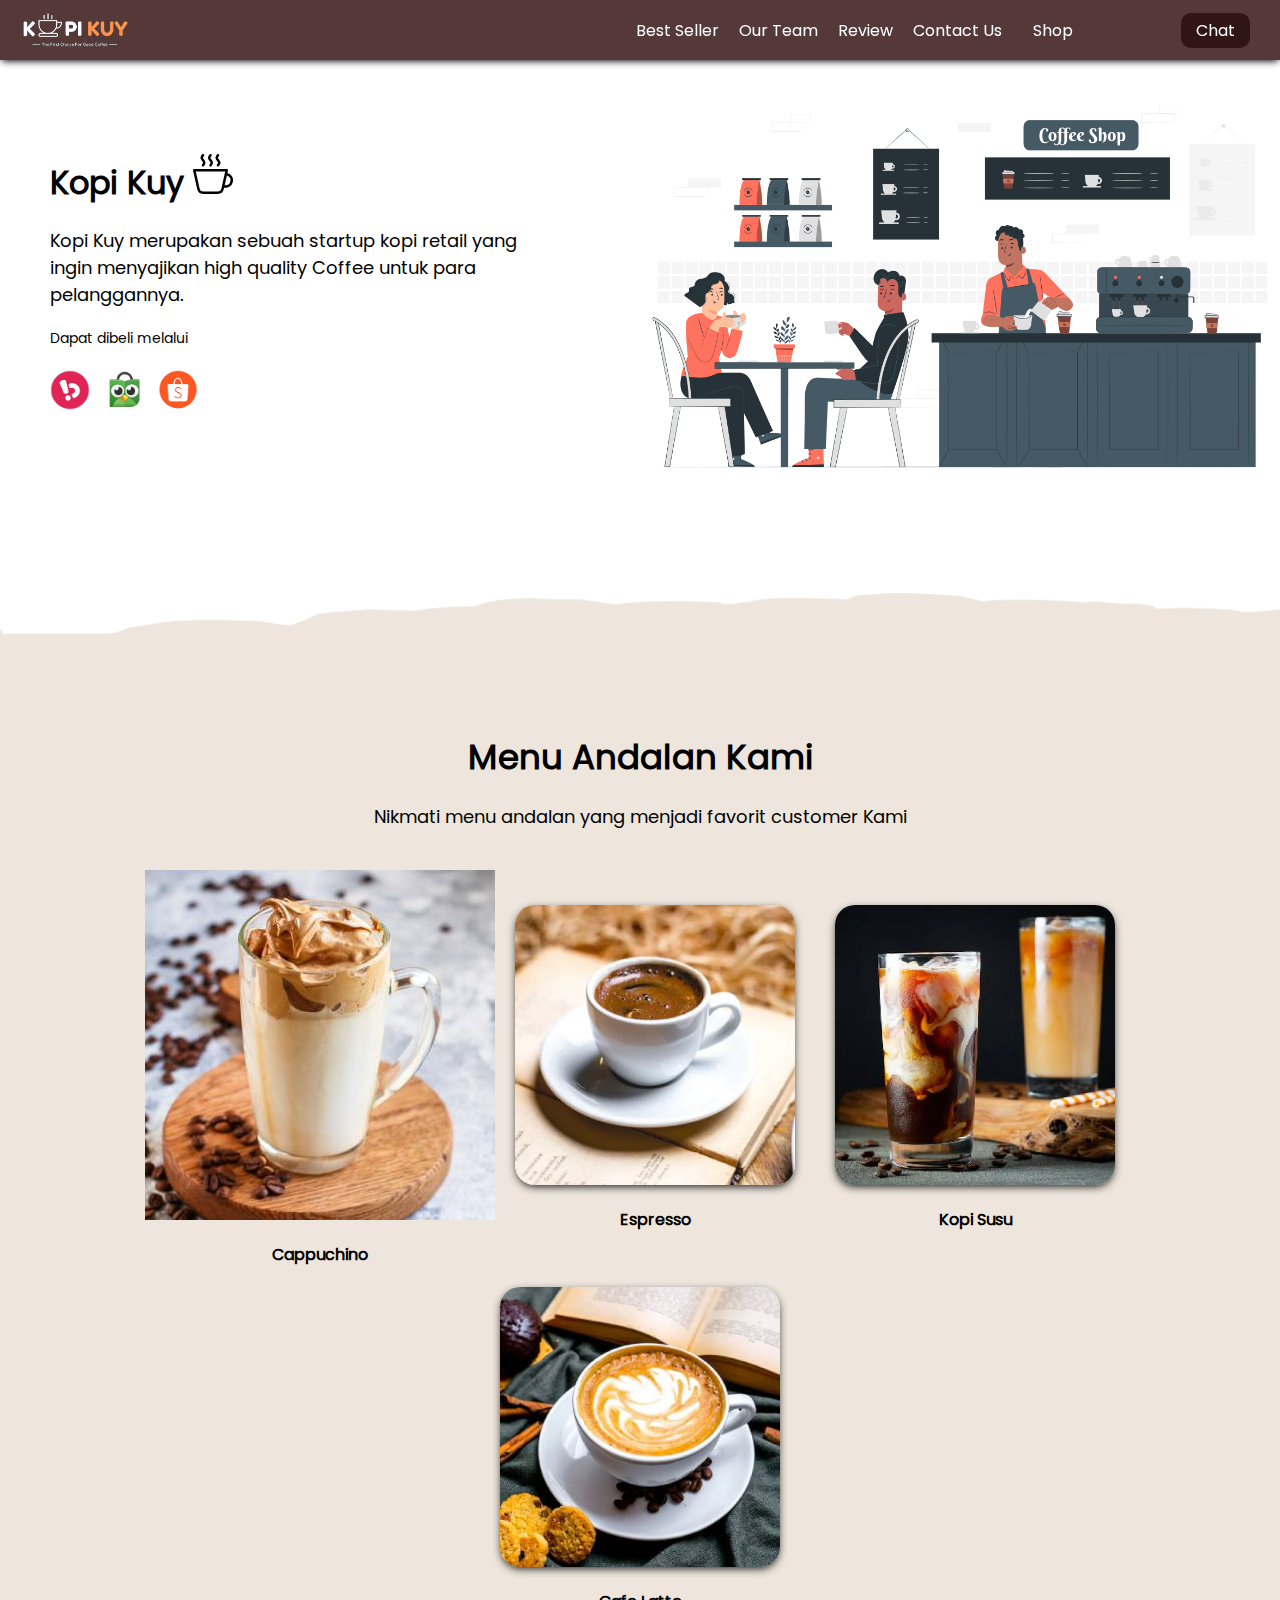
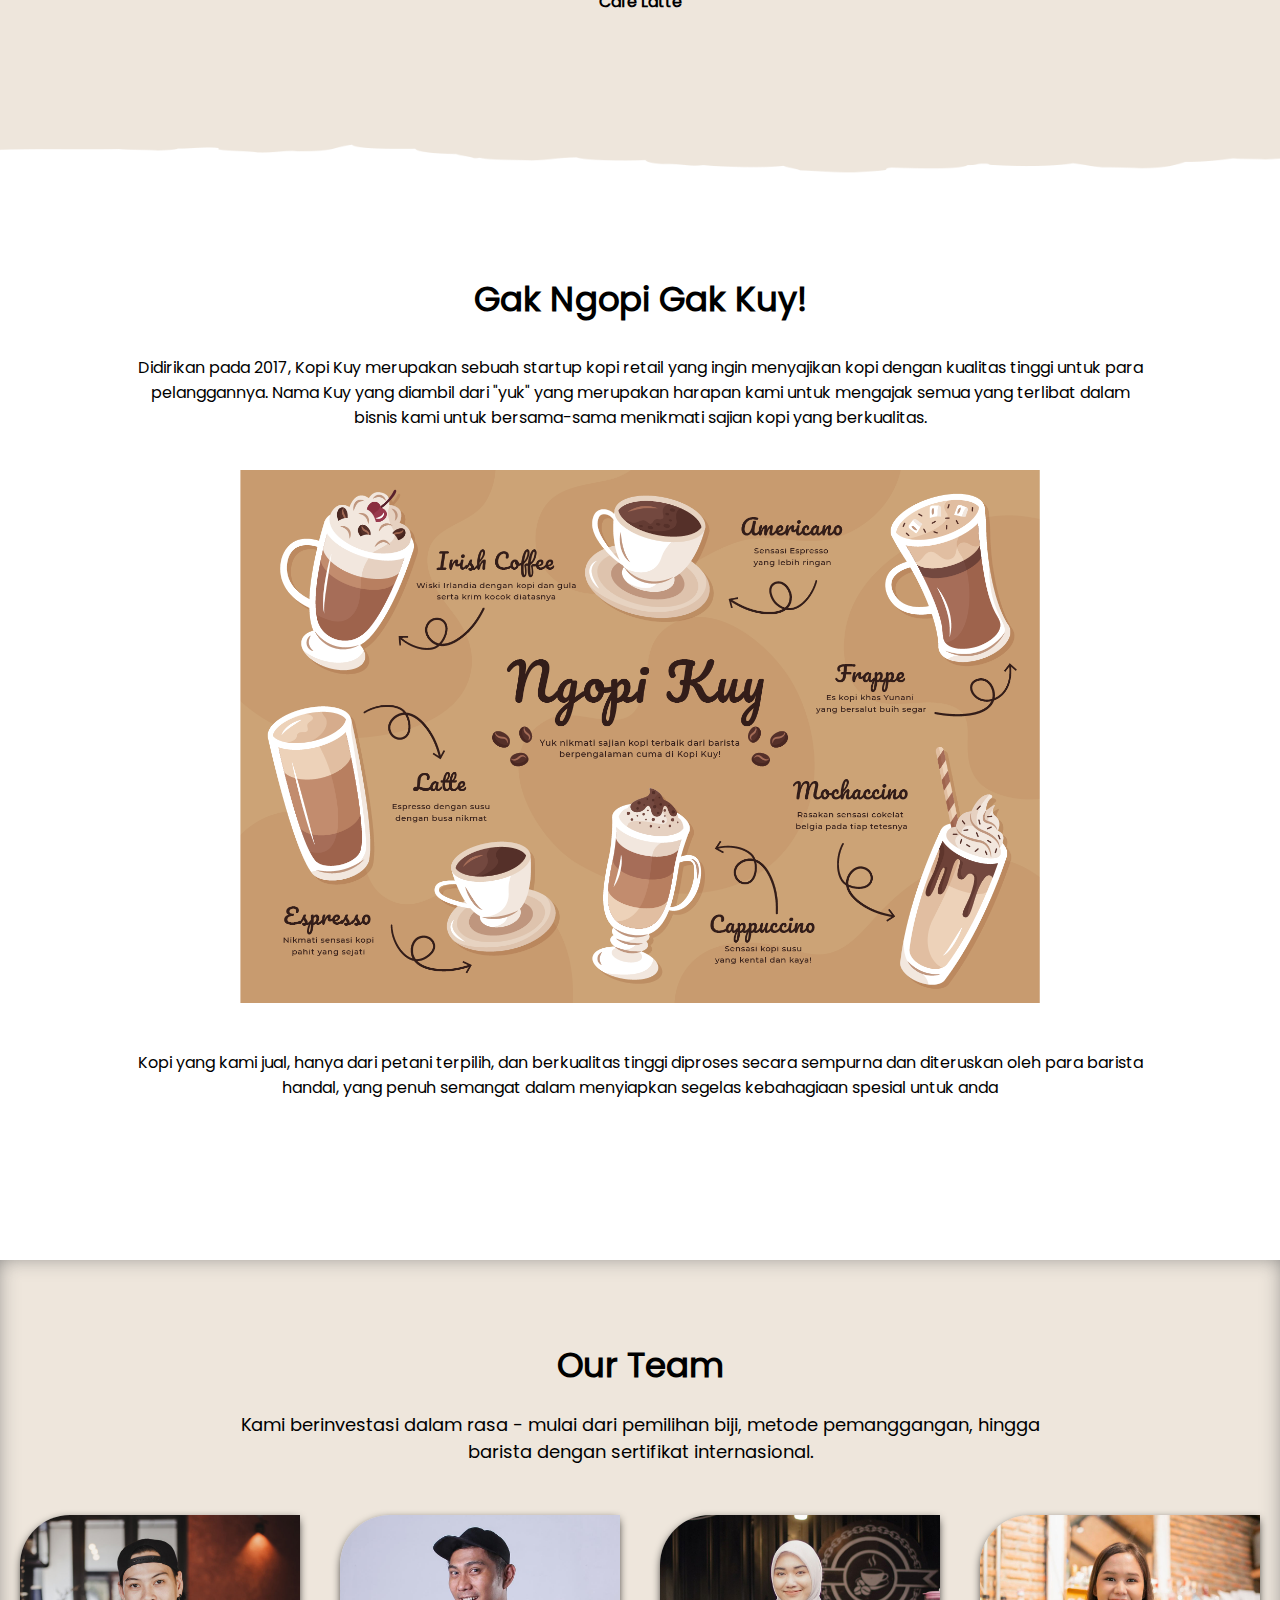
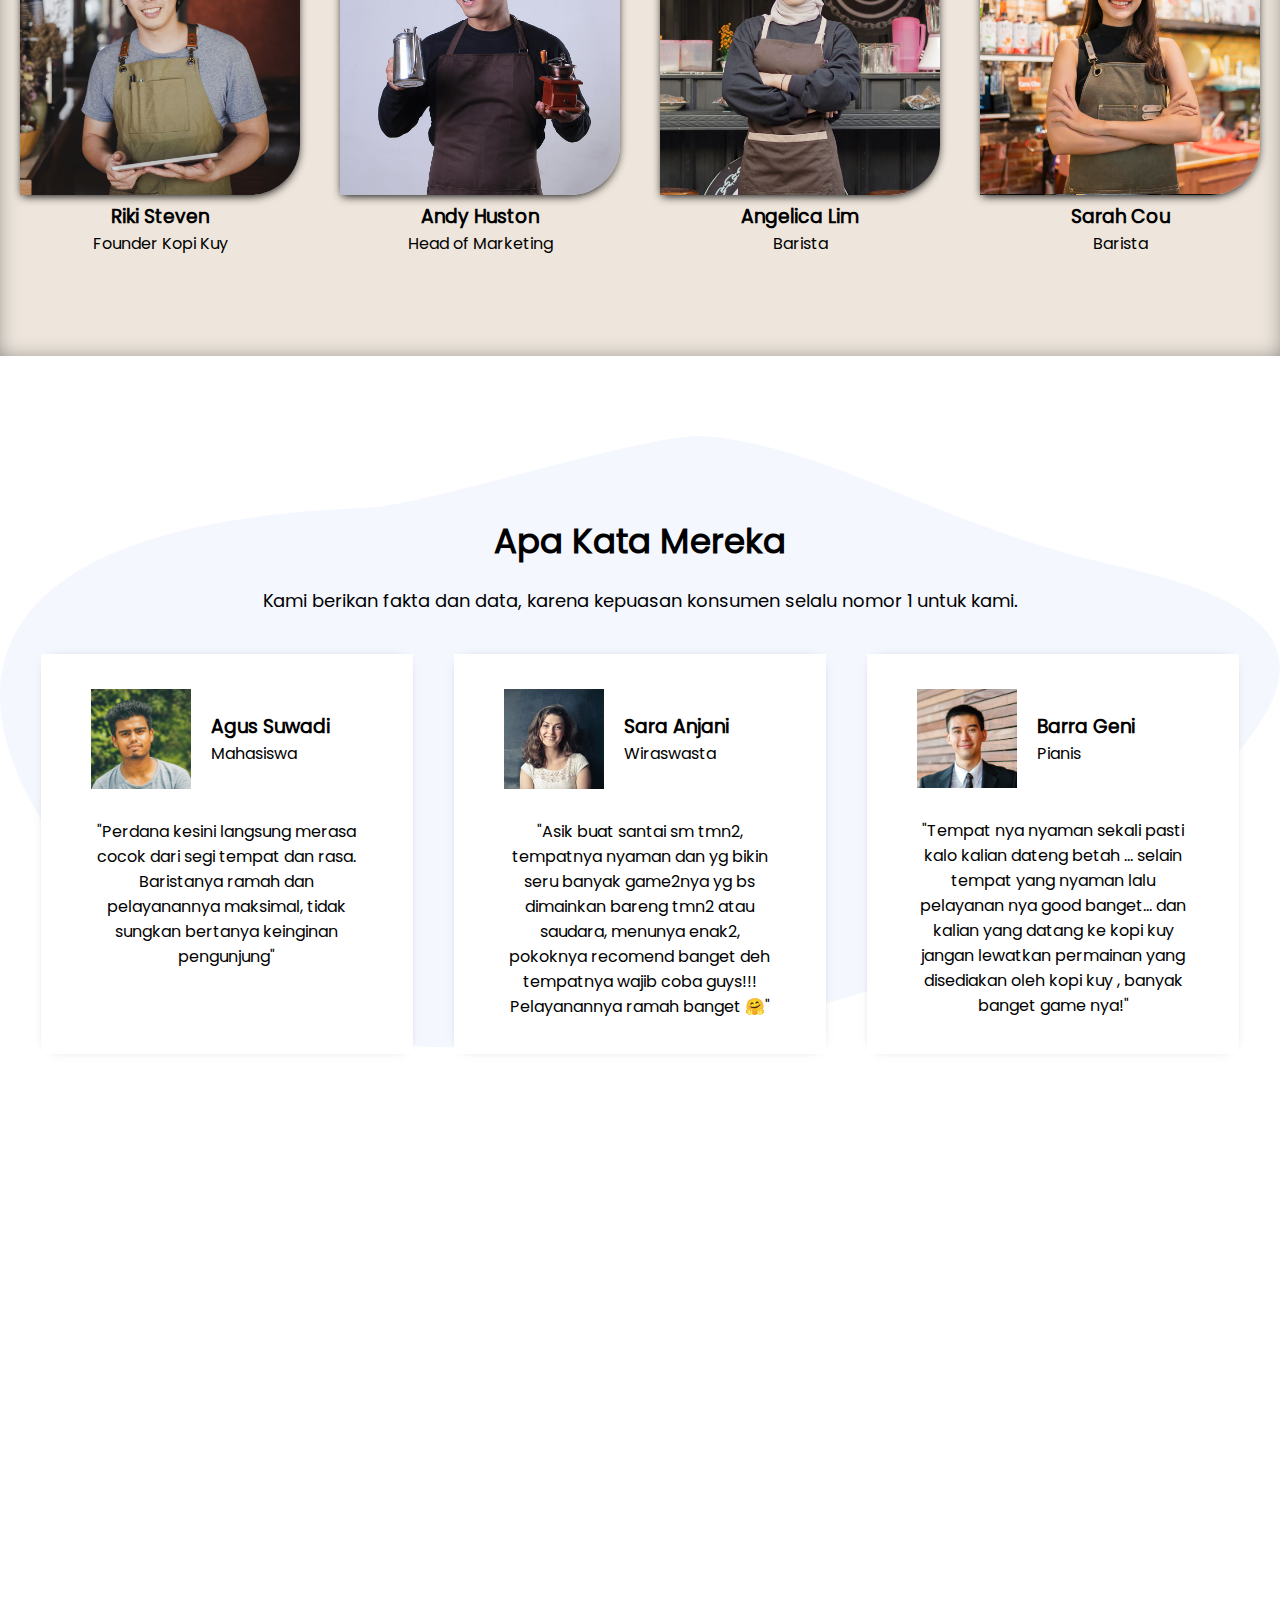
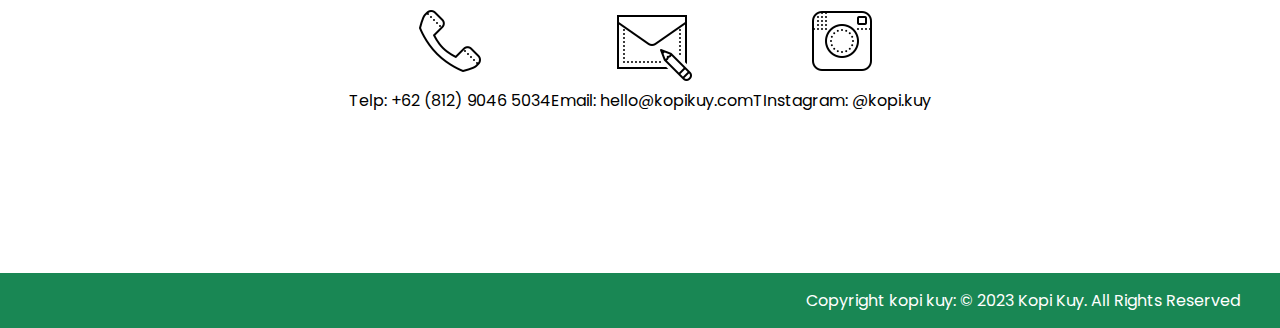
<file: index.html>
<!DOCTYPE html>
<html lang="id">

<head>
    <meta charset="UTF-8">
    <meta http-equiv="X-UA-Compatible" content="IE=edge">
    <meta name="viewport" content="width=device-width, initial-scale=1.0">
    <link rel="shortcut icon" href="images/favicon.ico" type="image/x-icon">
    <title>Website Kopi Kuy</title>
    <link rel="stylesheet" href="css/style.css">
</head>

<body>
    <nav>
        <div class="row">
            <img class="logo" src="images/logo/logo_kuy.png">
            <div class="navigasi">
                <a href="#best-seller">Best Seller</a>
                <a href="#our-team">Our Team</a>
                <a href="#review">Review</a>
                <a href="#contact-us">Contact Us</a>
            </div>
            <a class="shop" href="produk.html">Shop</a>
            <a class="chat" href="https://wa.me/nomor_hp_anda_pakai_62" target="_blank">Chat</a>
        </div>
    </nav>
    <!--Tulis Kode Di Bawah Sini-->


<header>
        <div class="row">
            <div class="col-kiri">
                <h1 class="judul-header">Kopi Kuy <img src="images/icon/icon_kopi.svg"></h1>

                <p class="subjudul-header">Kopi Kuy merupakan sebuah startup kopi retail yang ingin menyajikan high
                    quality Coffee untuk para pelanggannya.</p>
                <p class="dapat-dibeli">Dapat dibeli melalui</p>

                <div class="olshop">
                    <img src="images/logo/logo_bukalapak.png" alt="">
                    <img src="images/logo/logo_tokopedia.png" alt="">
                    <img src="images/logo/logo_shopee.png" alt="">
                </div>
            </div>

            <img class="col-kanan" src="images/header/header3.png">
        </div>
    </header>
<section class="best-seller" id="best-seller">
    <h2 class="judul-best-seller">Menu Andalan Kami</h2>
        <p class="subjudul-best-seller">Nikmati menu andalan yang menjadi favorit customer Kami</p>
        <div class="row">
            <div class="col produk"><img src="images/produk/product_capuchino.jpg" alt=""><p class="nama-produk">Cappuchino</p></div>
            <div class="col-produk"><img src="images/produk/product_espresso.jpg" alt=""><p class="nama-produk">Espresso</p></div>
            <div class="col-produk"><img src="images/produk/product_kopi_susu.jpg" alt=""><p class="nama-produk">Kopi Susu</p></div>
            <div class="col-produk"><img src=" images/produk/product_latte.jpg" alt=""><p class="nama-produk">Cafe Latte</p></div>
        </div>
</section>
    <section class="about-us" id="about-us">
            <h2 class="judul-about-us"> Gak Ngopi Gak Kuy!</h2>
            <p class="tentang-about-us">Didirikan pada 2017, Kopi Kuy merupakan sebuah startup kopi retail 
                yang ingin menyajikan kopi dengan kualitas tinggi untuk para pelanggannya. 
                Nama Kuy yang diambil dari "yuk" yang merupakan harapan kami untuk mengajak semua 
                yang terlibat dalam bisnis kami untuk bersama-sama menikmati sajian kopi yang berkualitas.
            </p>
            <img src="images/aset_kopi_jumbo.png
            " alt="">
            <p class="penjelasan-about-us">Kopi yang kami jual, hanya dari petani terpilih, dan berkualitas tinggi diproses 
                secara sempurna dan diteruskan oleh para barista handal, yang penuh semangat 
                dalam menyiapkan segelas kebahagiaan spesial untuk anda
            </p>
     </section>
        <section class="our-team" id="our-team">
            <h2 class="judul-team">Our Team</h2>
            <p class="subjudul-team">Kami berinvestasi dalam rasa - mulai dari pemilihan biji, metode pemanggangan, 
                hingga barista dengan sertifikat internasional.
            </p>
            <div class="row">
                <div class="col-team">
                    <img src=" images/team/team1.jpg" alt=""> <h3>Riki Steven</h3><p>Founder Kopi Kuy</p>
                </div>
                <div class="col-team">
                    <img src="images/team/team2.jpg" alt=""> <h3>Andy Huston</h3><p>Head of Marketing</p>
                </div>
                <div class="col-team">
                    <img src="images/team/team3.jpg" alt=""> <h3>Angelica Lim</h3><p>Barista</p>
                </div>
              <div class="col-team">
                     <img src="images/team/team4.jpg" alt=""><h3>Sarah Cou</h3><p>Barista</p>
              </div>

    

            </div>
        </section>
    <section class="review" id="review">
        <h2 class="judul-review"> Apa Kata Mereka</h2>
        <p class="subjudul-review">Kami berikan fakta dan data, karena kepuasan konsumen selalu nomor 1 untuk kami.
        </p>
        <div class="row">
            <div class="col-review">
                <div class="profile"><img src=" images/customer/customer1.jpg" alt=""><div class="nama-profile"><h3>Agus Suwadi</h3><p>Mahasiswa</p></div>
                </div>
             <p class="testimoni">"Perdana kesini langsung merasa cocok dari segi tempat dan rasa. 
                    Baristanya ramah dan pelayanannya maksimal, tidak sungkan bertanya keinginan pengunjung"</p>
             </div>
             <div class="col-review">
                <div class="profile"><img src=" images/customer/customer2.jpg" alt=""><div class="nama-profile"><h3>Sara Anjani</h3><p>Wiraswasta</p></div>
                </div>
                <p class="testimoni">"Asik buat santai sm tmn2, tempatnya nyaman dan yg bikin seru banyak game2nya 
                    yg bs dimainkan bareng tmn2 atau saudara, menunya enak2, pokoknya recomend 
                    banget deh tempatnya wajib coba guys!!! Pelayanannya ramah banget 🤗"</p>
                 </div>
            <div class="col-review">
                    <div class="profile"><img src=" images/customer/customer3.jpg" alt=""><div class="nama-profile"><h3>Barra Geni</h3><p>Pianis</p></div>
                    </div>
                 <p class="testimoni"> "Tempat nya nyaman sekali pasti kalo kalian dateng betah ... 
                    selain tempat yang nyaman lalu pelayanan nya good banget... 
                    dan kalian yang datang ke kopi kuy jangan lewatkan permainan yang disediakan 
                    oleh kopi kuy , banyak banget game nya!"</p>
            </div>
        </div>
    </section>
    <section class="contract-us" id="contact-">
        <iframe src="https://www.google.com/maps/embed?pb=!1m14!1m8!1m3!1d7932.741866032694!2d106.668581!3d-6.214715!3m2!1i1024!2i768!4f13.1!3m3!1m2!1s0x2e69f9912c7f297b%3A0xe5a3a671dae861ab!2sKopi%20kuy!5e0!3m2!1sid!2sid!4v1680617229460!5m2!1sid!2sid"
        width="100%" height="300" style="border:0;" allowfullscreen="" loading="lazy"
        referrerpolicy="no-referrer-when-downgrade"></iframe>
        <div class="row">
            <div class="co-kontak"><img src=" images/icon/icon_phone.png" alt=""><p> Telp: +62 (812) 9046 5034 </p></div>
            <div class="co-kontak"><img src="  images/icon/icon_mail.png" alt=""><p> Email: hello@kopikuy.com  </p></div>
            <div class="co-kontak"><img src="  images/icon/icon_instagram.png" alt=""><p> TInstagram: @kopi.kuy     </p></div>
        </div>
     </section>
    <footer>
        <div class="row">
           <div class="navigasi">
            <a href="Best Seller"></a>
            <a href="Our Team"></a>
            <a href="Review"></a>
            <a href="Contact Us"></a>
           </div>
            <p class="copyright"> Copyright kopi kuy: © 2023 Kopi Kuy. All Rights Reserved</p>
        </div>
    </footer>

    

 


    <!--Kode Selesai-->
</body>

</html>
</file>
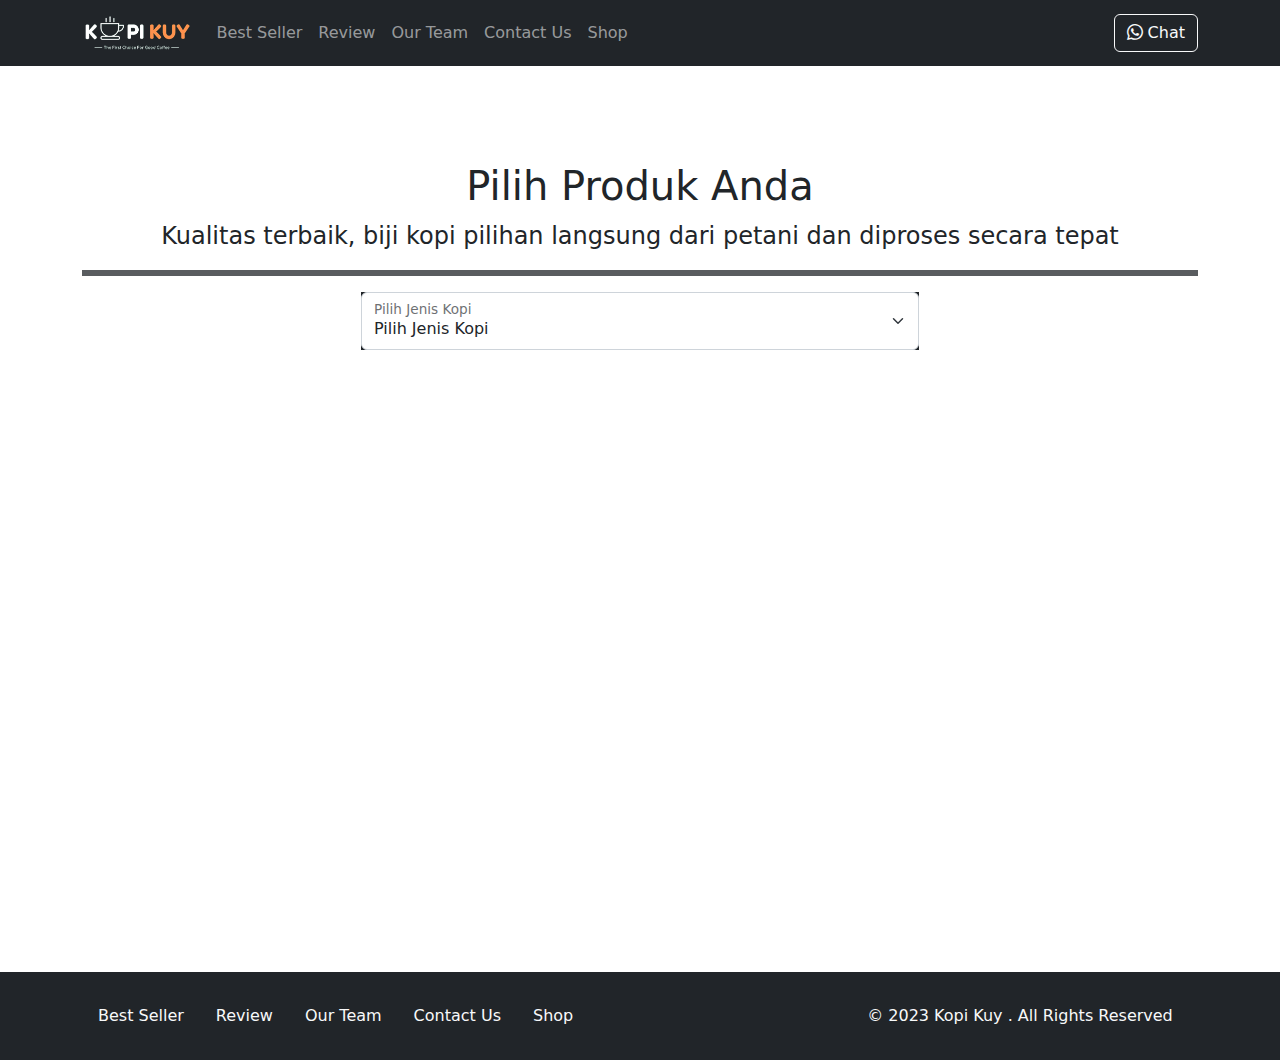
<file: produk.html>
<!DOCTYPE html>
<html lang="id">

<head>
    <meta charset="UTF-8">
    <meta http-equiv="X-UA-Compatible" content="IE=edge">
    <meta name="viewport" content="width=device-width, initial-scale=1.0">
    <link rel="shortcut icon" href="images/favicon/favicon.ico" type="image/x-icon">
    <title>Produk</title>
    <link rel="shortcut icon" href="images/favicon.ico" type="image/x-icon">
    <link rel="stylesheet" href="vendor/bootstrap/css/bootstrap.min.css">
    <link rel="stylesheet" href="vendor/bootsrap-icon/bootstrap-icons.css">
    <script src="vendor/bootstrap/js/bootstrap.bundle.min.js"></script>
    <script src = "js/jquery-3.6.3.min.js"></script>       
    <style>
        section {
            min-height: 90vh;
        }
    </style>

</head>

<body>
    <nav class="navbar navbar-dark bg-dark navbar-expand-lg bisadicopy">
        <div class="container">
            <a class="navbar-brand" href="produk.html">
                <img src="images/logo/logo_kuy.png" height="40" alt="image">
            </a>
            <button class="navbar-toggler" type="button" data-bs-toggle="collapse" data-bs-target="#navbarNav11"
                aria-controls="navbarNav11" aria-expanded="false" aria-label="Toggle navigation">
                <span class="navbar-toggler-icon"></span>
            </button>
            <div class="collapse navbar-collapse" id="navbarNav11">
                <ul class="navbar-nav me-auto">
                    <li class="nav-item active">
                        <a class="nav-link" href="index.html#best-seller">Best Seller</a>
                    </li>
                    <li class="nav-item">
                        <a class="nav-link" href="index.html#review">Review</a>
                    </li>
                    <li class="nav-item">
                        <a class="nav-link" href="index.html#our-team">Our Team</a>
                    </li>
                    <li class="nav-item">
                        <a class="nav-link" href="index.html#contact-us">Contact Us</a>
                    </li>
                    <li class="nav-item">
                        <a class="nav-link" href="index.html#shop">Shop</a>
                    </li>
                </ul>
                <a class="btn btn-outline-light ms-md-3" href="produk.html"><i class="bi bi-whatsapp"></i> Chat</a>
            </div>
        </div>
    </nav>

    <section class="riki-block text-center mt-5 pt-5">
        <div class="container">
            <h1>Pilih Produk Anda</h1>
            <p class="fs-4">Kualitas terbaik, biji kopi pilihan langsung dari petani dan diproses secara tepat</p>
            <hr class="border border-dark border-3 opacity-75">

            <div class="nav-dark bg-dark label-dark form-floating w-50 mx-auto mb-5">
                <select class="form-select" id="select_kopi" aria-label="Floating label select example">
                    <option selected disabled>Pilih Jenis Kopi</option> 
                    <option value="arabica">Arabica</option>
                    <option value="robusta">Robusta</option>

                </select>
                <label for="select_kopi">Pilih Jenis Kopi</label>
            </div>

            <div class="row" id="baris_produk">
                
            </div>
        </div>
    </section>

    <footer class="riki-block footer-small mt-5 py-4 text-light bg-dark">
        <div class="container">
            <div class="row align-items-center">
                <div class="col-12 col-md-8">
                    <ul class="nav justify-content-center justify-content-md-start">
                        <li class="nav-item active">
                            <a class="nav-link text-light" href="index.html#best-seller">Best Seller</a>
                        </li>
                        <li class="nav-item">
                            <a class="nav-link text-light" href="index.html#review">Review</a>
                        </li>
                        <li class="nav-item">
                            <a class="nav-link text-light" href="index.html#our-team">Our Team</a>
                        </li>
                        <li class="nav-item">
                            <a class="nav-link text-light" href="index.html#contact-us">Contact Us</a>
                        </li>
                        <li class="nav-item">
                            <a class="nav-link text-light" href="index.html#shop">Shop</a>
                        </li>
                    </ul>
                </div>

                <div class="col-12 col-md-4 mt-4 mt-md-0 text-center text-md-right">
                    &copy; 2023 Kopi Kuy . All Rights Reserved
                </div>
            </div>
        </div>
    </footer>


    <script>
        var json ="https://rikikurnia.com/prakerja/api/kopi"
        var json2 = "data.json"
        
        select_kopi.onchange = function () {
             var pilihan = this.value
             var isi_html = ""

            $.get(json2).then(function(data){
                var data_kopi = data[pilihan]
                console.log(data_kopi)
                
                data_kopi.forEach(kopi => {
                    isi_html += `<div class="col-6 col-md-3 mb-4">
                    <div class="card">
                        <img src="${kopi.foto}" 
                            class="card-img-top" alt="...">
                        <div class="card-body">
                            <h5 class="card-title">${kopi.nama}</h5>
                            <div class="row my-4">
                                <div class="col">
                                    ${kopi.size}
                                </div>
                                <div class="col">
                                    ${kopi.harga}
                                </div>
                            </div>
                            <a href="${kopi.link}" 
                            class="btn btn-warning w-100">
                            <i class="bi bi-cart-check"></i> 
                            Beli</a>
                        </div>
                    </div>
                </div>`  
                })

                baris_produk.innerHTML = isi_html

               
            })
         }
    </script>
    <script>
        console.log("Halo, ini halaman produk")
    </script>
</body>

</html>
</file>
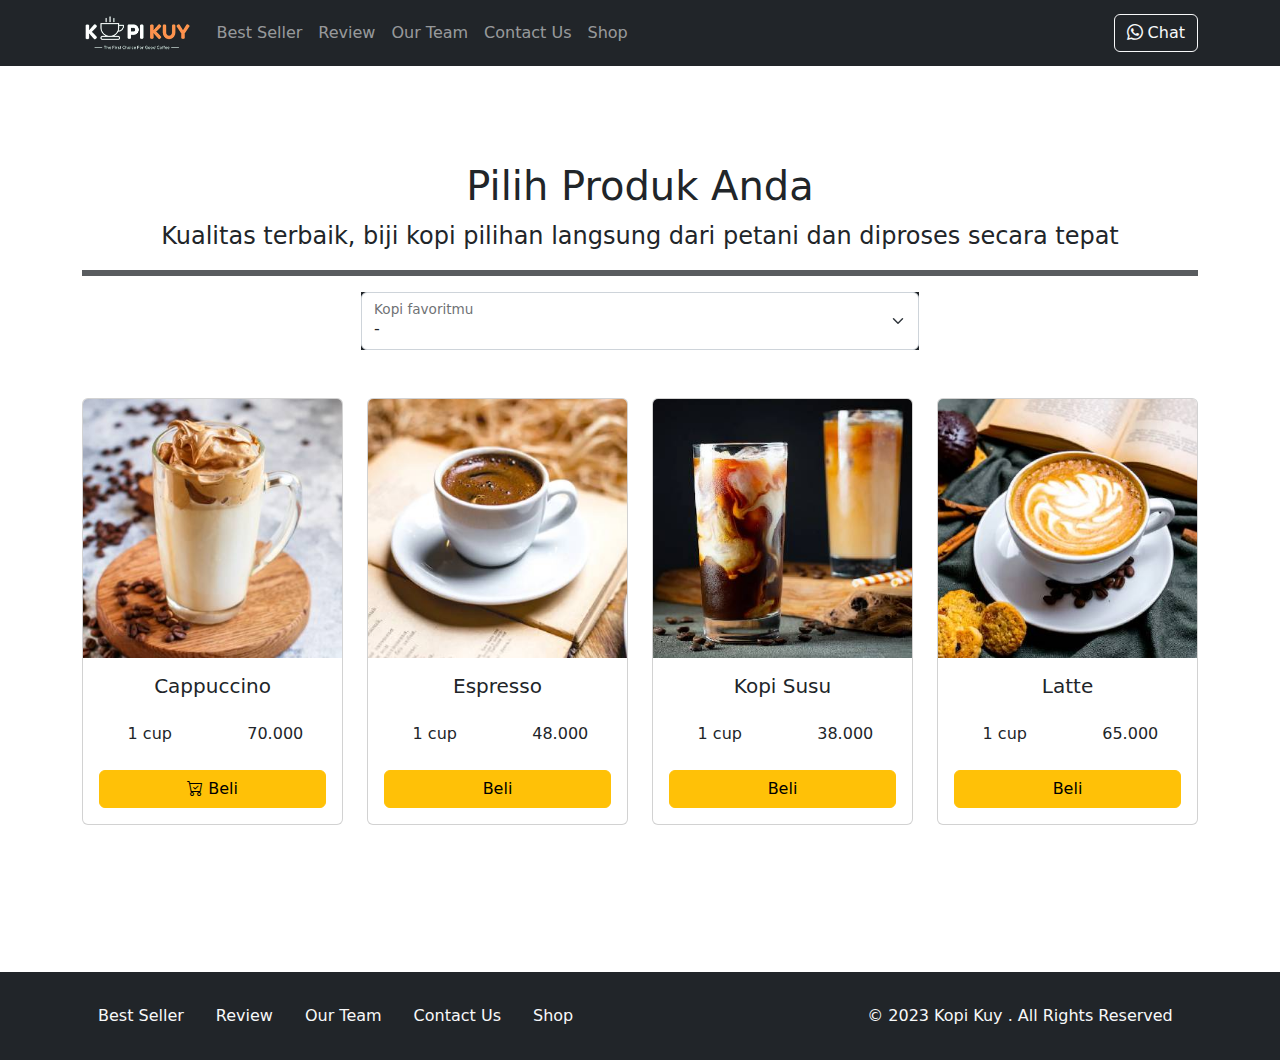
<file: produk2copy.html>
<!DOCTYPE html>
<html lang="id">

<head>
    <meta charset="UTF-8">
    <meta http-equiv="X-UA-Compatible" content="IE=edge">
    <meta name="viewport" content="width=device-width, initial-scale=1.0">
    <link rel="shortcut icon" href="images/favicon/favicon.ico" type="image/x-icon">
    <title>Produk</title>
    <link rel="shortcut icon" href="images/favicon.ico" type="image/x-icon">
    <link rel="stylesheet" href="vendor/bootstrap/css/bootstrap.min.css">
    <link rel="stylesheet" href="vendor/bootsrap-icon/bootstrap-icons.css">
    <script src="vendor/bootstrap/js/bootstrap.bundle.min.js"></script>
    <style>
        section {
            min-height: 90vh;
        }
    </style>
    <script src="js/jquery-3.6.3.min.js"></script>
</head>

<body>
    <nav class="navbar navbar-dark bg-dark navbar-expand-lg bisadicopy">
        <div class="container">
            <a class="navbar-brand" href="produk.html">
                <img src="images/logo/logo_kuy.png" height="40" alt="image">
            </a>
            <button class="navbar-toggler" type="button" data-bs-toggle="collapse" data-bs-target="#navbarNav11"
                aria-controls="navbarNav11" aria-expanded="false" aria-label="Toggle navigation">
                <span class="navbar-toggler-icon"></span>
            </button>
            <div class="collapse navbar-collapse" id="navbarNav11">
                <ul class="navbar-nav me-auto">
                    <li class="nav-item active">
                        <a class="nav-link" href="index.html#best-seller">Best Seller</a>
                    </li>
                    <li class="nav-item">
                        <a class="nav-link" href="index.html#review">Review</a>
                    </li>
                    <li class="nav-item">
                        <a class="nav-link" href="index.html#our-team">Our Team</a>
                    </li>
                    <li class="nav-item">
                        <a class="nav-link" href="index.html#contact-us">Contact Us</a>
                    </li>
                    <li class="nav-item">
                        <a class="nav-link" href="index.html#shop">Shop</a>
                    </li>
                </ul>
                <a class="btn btn-outline-light ms-md-3" href=produk.html"><i class="bi bi-whatsapp"></i> Chat</a>
            </div>
        </div>
    </nav>

    <section class="riki-block text-center mt-5 pt-5">
        <div class="container">
            <h1>Pilih Produk Anda</h1>
            <p class="fs-4">Kualitas terbaik, biji kopi pilihan langsung dari petani dan diproses secara tepat</p>
            <hr class="border border-dark border-3 opacity-75">

            <div class="nav-dark bg-dark label-dark form-floating w-50 mx-auto mb-5">
                <select class="form-select" id="select_kopi" aria-label="Floating label select example">
                    <option selected>-</option> 
                    <option value="product_espresso">Espresso</option>
                    <option value="product_latte">Latte</option>
                    <option value="product_capuchino">Capuchino</option>
                    <option value="product_kopi_susu">Kopi Susu</option>

                </select>
                <label for="select_kopi">Kopi favoritmu</label>
            </div>

            <div class="row baris_kopi">
                <div class="col-6 col-md-3 mb-4">
                    <div class="card">
                        <img src="images/produk/product_capuchino.jpg" class="card-img-top" alt="...">
                        <div class="card-body">
                            <h5 class="card-title">Cappuccino</h5>
                            <div class="row my-4">
                                <div class="col">
                                    1 cup
                                </div>
                                <div class="col">
                                    70.000
                                </div>
                            </div>
                            <a href="#" class="btn btn-warning w-100"><i class="bi bi-cart-check"></i> Beli</a>
                        </div>
                    </div>
                </div>

                <div class="col-6 col-md-3 mb-4">
                    <div class="card">
                        <img src="images/produk/product_espresso.jpg" class="card-img-top" alt="...">
                        <div class="card-body">
                            <h5 class="card-title">Espresso</h5>
                            <div class="row my-4">
                                <div class="col">
                                    1 cup
                                </div>
                                <div class="col">
                                    48.000
                                </div>
                            </div>
                            <a href="#" class="btn btn-warning w-100">Beli</a>
                        </div>
                    </div>
                </div>
                <div class="col-6 col-md-3 mb-4">
                    <div class="card">
                        <img src="images/produk/product_kopi_susu.jpg" class="card-img-top" alt="...">
                        <div class="card-body">
                            <h5 class="card-title">Kopi Susu</h5>
                            <div class="row my-4">
                                <div class="col">
                                    1 cup
                                </div>
                                <div class="col">
                                   38.000
                                </div>
                            </div>
                            <a href="#" class="btn btn-warning w-100">Beli</a>
                        </div>
                    </div>
                </div>
                <div class="col-6 col-md-3 mb-4">
                    <div class="card">
                        <img src="images/produk/product_latte.jpg" class="card-img-top" alt="...">
                        <div class="card-body">
                            <h5 class="card-title">Latte</h5>
                            <div class="row my-4">
                                <div class="col">
                                    1 cup
                                </div>
                                <div class="col">
                                    65.000
                                </div>
                            </div>
                            <a href="#" class="btn btn-warning w-100">Beli</a>
                        </div>
                    </div>
                </div>
            </div>
        </div>
    </section>

    <footer class="riki-block footer-small mt-5 py-4 text-light bg-dark">
        <div class="container">
            <div class="row align-items-center">
                <div class="col-12 col-md-8">
                    <ul class="nav justify-content-center justify-content-md-start">
                        <li class="nav-item active">
                            <a class="nav-link text-light" href="index.html#best-seller">Best Seller</a>
                        </li>
                        <li class="nav-item">
                            <a class="nav-link text-light" href="index.html#review">Review</a>
                        </li>
                        <li class="nav-item">
                            <a class="nav-link text-light" href="index.html#our-team">Our Team</a>
                        </li>
                        <li class="nav-item">
                            <a class="nav-link text-light" href="index.html#contact-us">Contact Us</a>
                        </li>
                        <li class="nav-item">
                            <a class="nav-link text-light" href="index.html#shop">Shop</a>
                        </li>
                    </ul>
                </div>

                <div class="col-12 col-md-4 mt-4 mt-md-0 text-center text-md-right">
                    &copy; 2023 Kopi Kuy . All Rights Reserved
                </div>
            </div>
        </div>
    </footer>


    <script>
        console.log("Halo, ini halaman produk")
    </script>
    <script>
        console.log("Halo, ini halaman produk")
    </script>
</body>

</html>
</file>
<file: css/style.css>
/* Pengaturan Global */

/* Mendaftarkan font ke dalam CSS, dan memberi nama family */
@font-face {
   font-family: 'Poppins';
   src: url(../fonts/poppins.woff2);
}

* {
   box-sizing: border-box;
   margin: 0;
   padding: 0;
}

html {
   /* agar scroll ketika klik pada navigasi menjadi halus */
   scroll-behavior: smooth;
}

body {
   /* mendaftarkan semua teks pada body menjadi family Poppins */
   font-family: 'Poppins';
}

a {
   /* menghilangkan garis bawah pada link */
   text-decoration: none;

   /* menghilangkan warna bawaan pada link */
   color: unset;
}

h2 {
   /* mengatur ukuran huruf ke 34 pixel */
   font-size: 34px;
}

img {
   /* 
      mengatur agar semua elemen img memiliki panjang maksimal 100% agar
      tidak besar gambar tidak melebihi layar ataupun pembungkus
   */
   max-width: 100%;
}

/* Navigasi */

nav {
   /* background-color mengatur warna latar belakang */
   background-color: red;

   /* penulisan 2 background-color seperti ini akan mengabaikan penulisan sebelumnya */
   background-color: #553939;

   /* box-shadow membuat efek bayangan */
   box-shadow: 0 3px 7px -2px #000;

   /* width mengatur panjang elemen */
   width: 100%;
   padding-top: 10px;
   padding-bottom: 10px;

   /* position mengatur posisi elemen, static untuk biasa, fixed untuk efek menempel */
   position: fixed;

   /* Nilai z-index semakin besar, maka elemen akan semakin di depan */
   z-index: 500;
}

/* 
   PERHATIKAN bahwa dalam mengatur elemen, nama elemen langsung ditulis
   sedangkan untuk mengatur class, dibutuhkan tanda titik (.) terlebih dulu
   img {} berarti elemen dengan tag img, 
   sedangkan .img artinya elemen dengan kelas img   
*/

.row {
   /* 
      display: flex memiliki pengaturan yang dapat mengatur agar elemen
      di dalamnya memiliki ukuran yang fleksibel
   */
   display: flex;

   /* 
      align-items: center mengatur elemen di dalamnya rata tengah vertikal
   */
   align-items: center;

   /* 
      justify-content: center mengatur elemen di dalamnya rata tengah horizontal
   */
   justify-content: center;

   /* 
      flex-wrap: wrap mengatur agar jika panjang elemen berlebih, maka elemen
      akan otomatis diletakan di baris baru
   */
   flex-wrap: wrap;
}

section {
   /* text-align mengatur rata tulisan, bisa bernilai: left, right, center, justify */
   text-align: center;
}

.logo {
   /* height mengatur tinggi elemen */
   height: 40px;
   margin-left: 20px;
}

.navigasi {
   margin-left: auto;
   margin-right: 15px;
}

.navigasi a,
.shop {
   color: #fff;
   padding-left: 8px;
   padding-right: 8px;
}

.shop {
   margin-right: 100px;
}

.chat {
   margin-right: 30px;
   background-color: rgb(49, 20, 20);
   color: #fff;
   padding-top: 5px;
   padding-right: 15px;
   padding-bottom: 5px;
   padding-left: 15px;
   border-radius: 10px;
}


/* HEADER */


header,
section {
   /*
    padding mengatur jarak ke dalam
    pada padding dan margin ditambahkan top / right / bottom / top 
    untuk mengatur jarak masing-masing 
   */
   padding-top: 80px;
   padding-bottom: 80px;

   /* margin mengatur jarak ke luar */
   margin-bottom: 80px;
}

/* penulisan CSS dapat digabung dengan beberapa elemen */
.col-kiri,
.col-kanan {
   /* width mengatur panjang elemen. 50% artinya setengah ukuran pembungkus */
   width: 50%;
}

.col-kiri {
   padding-left: 50px;
   padding-right: 120px;
}

.judul-header {
   margin-bottom: 20px;
}

.subjudul-header {
   /* font-size digunakan untuk mengatur ukuran huruf */
   font-size: 18px;
}

.dapat-dibeli {
   margin-top: 20px;
   margin-bottom: 20px;
   font-size: 14px;
}

.olshop img {
   width: 40px;

   /* height digunakan untuk mengatur tinggi elemen */
   height: auto;
   margin-right: 10px;
}
.col-kanan img {
   width: 40%;
}


/* Best Seller */

.best-seller {
   position: relative;

   /* background-color mengatur warna latar belakang elemen */
   background-color: #EEE6DC;
}

/* 
terkait position, after, dan before memerlukan pemahaman mendalam
terkait layout pada CSS untuk dapat memahami secara penuh 
*/

.best-seller::before,
.best-seller::after {
   position: absolute;
   content: "";
   width: 100%;
   height: 76px;

   /* background-image untuk menambahkan gambar sebagai background */
   background-image: url(../images/garis-atas.png);

   /*background-size agar gambar latar menyesuaikan tinggi / panjang elemen */
   background-size: cover;

   top: -60px;
   left: 0;
}

.best-seller::after {
   height: 60px;
   background-image: url(../images/garis-bawah.png);
   top: unset;
   bottom: -60px;
}

.judul-best-seller {
   margin-bottom: 20px;
}

.subjudul-best-seller {
   font-size: 18px;
   margin-bottom: 40px;
}

.col-produk {
   /* 
      Penulisan padding dan margin seperti padding:20px ini penulisan singkat 
      yang berarti top, right, bottom, left nilainya sama, yaitu 20px 
   */
   padding: 20px;
   width: 25%;
}

.col-produk img {
   /* transition membuat animasi transisi dari perubahan style, 0.3s berarti 0.3 detik */
   transition: all 0.3s ease;

   /* border-radius  Membuat sudut membulat */
   border-radius: 20px;

   /* box-shadow membuat efek bayangan */
   box-shadow: 0 3px 10px -2px #000;
}

/* :hover akan dijalankan saat mouse ada di atas elemen */
.col-produk img:hover {

   /* membuat transformasi, bisa berupa scale(1.05), rotate(180deg), translateY(-50px), dsb */
   transform: scale(0.9);
   border-radius: 50%;
}

.nama-produk {
   margin-top: 15px;
   font-weight: bold;
}

/* About US */

.about-us {
   /* max-width: 80%; mengatur panjang maksimal elemen tidak boleh melebihi 80% layar */
   max-width: 80%;

   /* margin-left dan margin-right auto akan membuat posisi elemen berada di tengah */
   margin-left: auto;
   margin-right: auto;
}

.judul-about-us {
   margin-bottom: 30px;
}

/* 
   penulisan .about-us img {} berarti mengatur elemen img 
   yang ada di dalam elemen dengan kelas about-us 
   harap perhatikan .about-us dan image dipisahkan spasi
   penulisan class diawali titik (.) penulisan elemen tidak
*/
.about-us img {
   /* 
      Penulisan width: 800px dan max-width: 100% mengatur agar
      elemen memiliki panjang 800px namun tidak boleh melebihi 100% ukuran layar
   */
   width: 800px;
   max-width: 100%;
}

.tentang-about-us {
   margin-bottom: 40px;
}

.penjelasan-about-us {
   margin-top: 40px;
}

/* OUR TEAM */

.our-team {
   background-color: #EEE6DC;
   box-shadow: inset 0px 0px 23px -6px #707070;
}

.judul-team {
   margin-bottom: 20px;
}

.subjudul-team {
   margin-bottom: 30px;
   font-size: 18px;
   width: 800px;
   max-width: 90%;
   margin-left: auto;
   margin-right: auto;
}

.col-team {
   width: 25%;
   padding: 20px;
}

.col-team img {
   box-shadow: 0 3px 10px -2px #000;
   border-radius: 50px 0px 50px 0px;
}

/* REVIEW */

.review {
   background-image: url(../images/bg-review.svg);
   /* 
      background-size: contain;
      membuat gambar latar belakang tidak terpotong
   */
   background-size: contain;

   /* 
      background-repeat: no-repeat;
      membuat gambar latar belakang tidak diulang (duplikat)
   */
   background-repeat: no-repeat;
   padding-left: 20px;
   padding-right: 20px;
}

.judul-review {
   margin-bottom: 20px;
}

.subjudul-review {
   margin-bottom: 40px;
   font-size: 18px;
}

.review .row {
   justify-content: space-around;
   /* align-items: stretch; membuat tinggi elemen di dalam .review .row seragam */
   align-items: stretch;
}

.col-review {
   width: 30%;
   padding: 35px 50px;
   box-shadow: 0px 0px 12px -10px #000;
   background-color: #fff;
}

.profile {
   display: flex;
   margin-bottom: 30px;
   align-items: center;
}

/* mengatur elemen img yang ada di dalam class(.) profile */
.profile img {
   width: 100px;
   margin-right: 20px;
}

.profile .nama-profile {
   text-align: left;
}

/* CONTACT US */
.contact-us {
   margin-bottom: 20px;
}

.col-kontak {
   width: 30%;
   margin-top: 50px;
   /* color mengatur warna tulisan */
   color: green;
}

/* FOOTER */

footer {
   background-color: #198754;
   padding-top: 15px;
   padding-bottom: 15px;
   color: #fff;
   padding-right: 40px;
   padding-left: 40px;
}

footer .navigasi {
   margin-left: 20px;
   margin-right: auto;
}


@media (max-width:800px) {

   h1 {
      color: burlywood;
   }

   .navigasi {
      display: none;
   }

   .logo {
      margin-right: auto;
   }

   .shop {
      margin-right: 20px;
   }

   .col-kiri {
      padding-left: 20px;
      padding-right: 20px;
      text-align: center;
      padding-top: 40px;
   }

   .col-kiri,
   .col-kanan {
      width: 100%;
   }

   .col-produk,
   .col-team {
      width: 50%;
   }

   .col-review {
      width: 100%;
      margin-bottom: 40px;
   }

   .col-kontak {
      width: 50%;
   }

}
</file>
